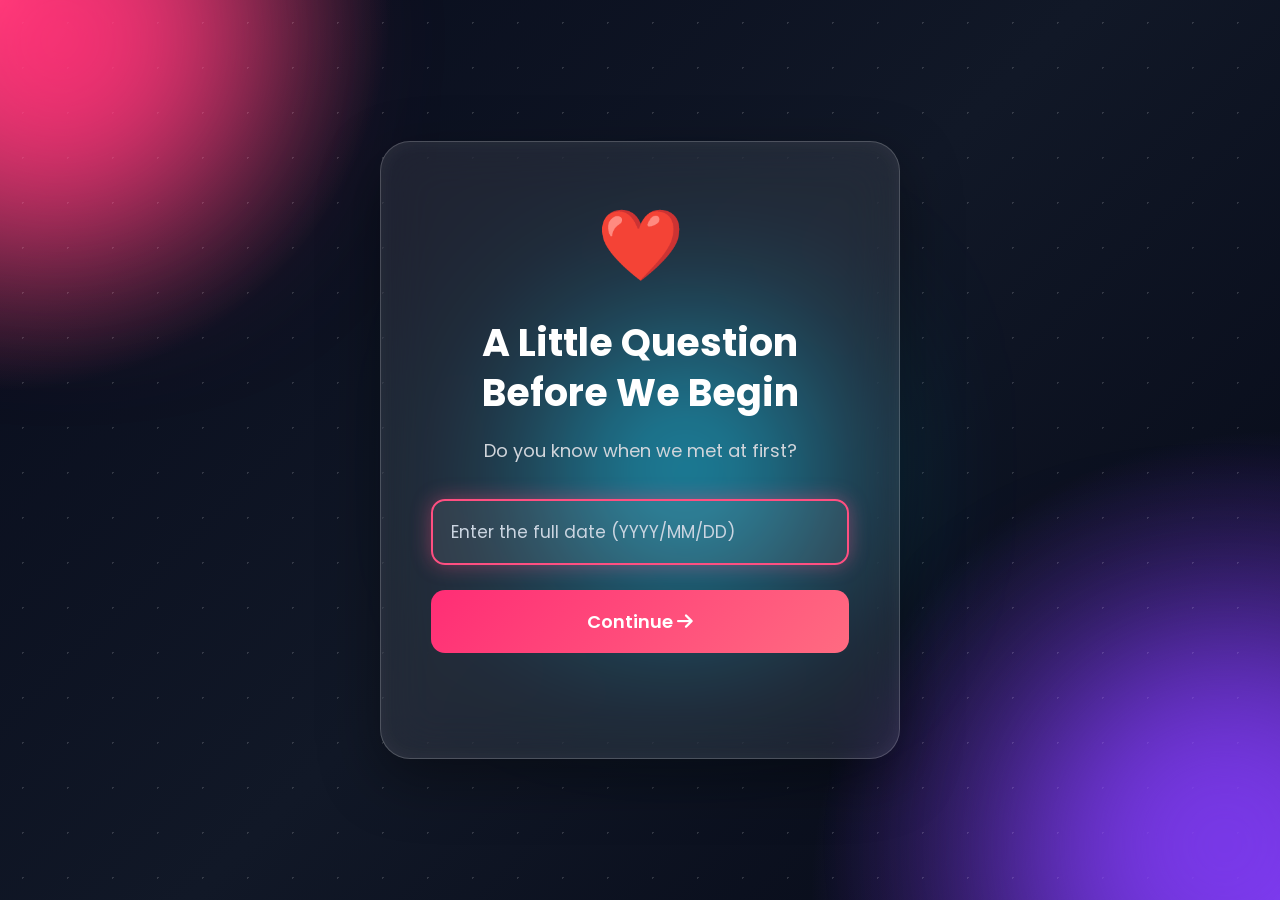
<file: index.html/index.html>
<!DOCTYPE html>
<html lang="en">

<head>
    <meta charset="UTF-8">
    <meta name="viewport" content="width=device-width, initial-scale=1.0">

    <title>Three Years Completed ❤️</title>

    <link rel="stylesheet" href="style.css">

    <!-- Google Fonts -->
    <link href="https://fonts.googleapis.com/css2?family=Poppins:wght@300;400;500;600;700&display=swap"
        rel="stylesheet">

    <!-- Font Awesome -->
    <link rel="stylesheet"
        href="https://cdnjs.cloudflare.com/ajax/libs/font-awesome/6.7.2/css/all.min.css">
</head>

<body>

    <!-- Background Animation -->
    <div class="background">

        <div class="stars"></div>

        <div class="hearts" id="hearts"></div>

        <div class="roses" id="roses"></div>

        <div class="blur blur1"></div>
        <div class="blur blur2"></div>
        <div class="blur blur3"></div>

    </div>

    <!-- Main Container -->

    <section class="container">

        <div class="glass-card" id="card">

            <div class="icon">

                ❤️

            </div>

            <h1>

                A Little Question Before We Begin

            </h1>

            <p>

                Do you know when we met at first?

            </p>

            <input
                id="date"
                type="text"
                placeholder="Enter the full date (YYYY/MM/DD)"
                autocomplete="off">

            <button onclick="checkAnswer()">

                Continue

                <i class="fa-solid fa-arrow-right"></i>

            </button>

            <div id="message"></div>

        </div>

    </section>

    <!-- Success Popup -->

    <div class="success-popup" id="success">

        <div class="popup">

            <div class="big-heart">

                ❤️

            </div>

            <h2>

                Correct!

            </h2>

            <p>

                You really remembered our first meeting.

            </p>

        </div>

    </div>

    <!-- Wrong Popup -->

    <div class="wrong-popup" id="wrong">

        <div class="popup">

            <div class="sad">

                💔

            </div>

            <h2>

                Oops...

            </h2>

            <p>

                Sorry! That's not correct.

                Try Again ❤️

            </p>

        </div>

    </div>

    <!-- Floating Hearts -->
    <div id="floatingHearts"></div>

    <!-- Falling Roses -->
    <div id="fallingRoses"></div>

    <!-- Sparkles -->
    <div id="sparkles"></div>



    <script src="script.js"></script>

</body>

</html>
</file>
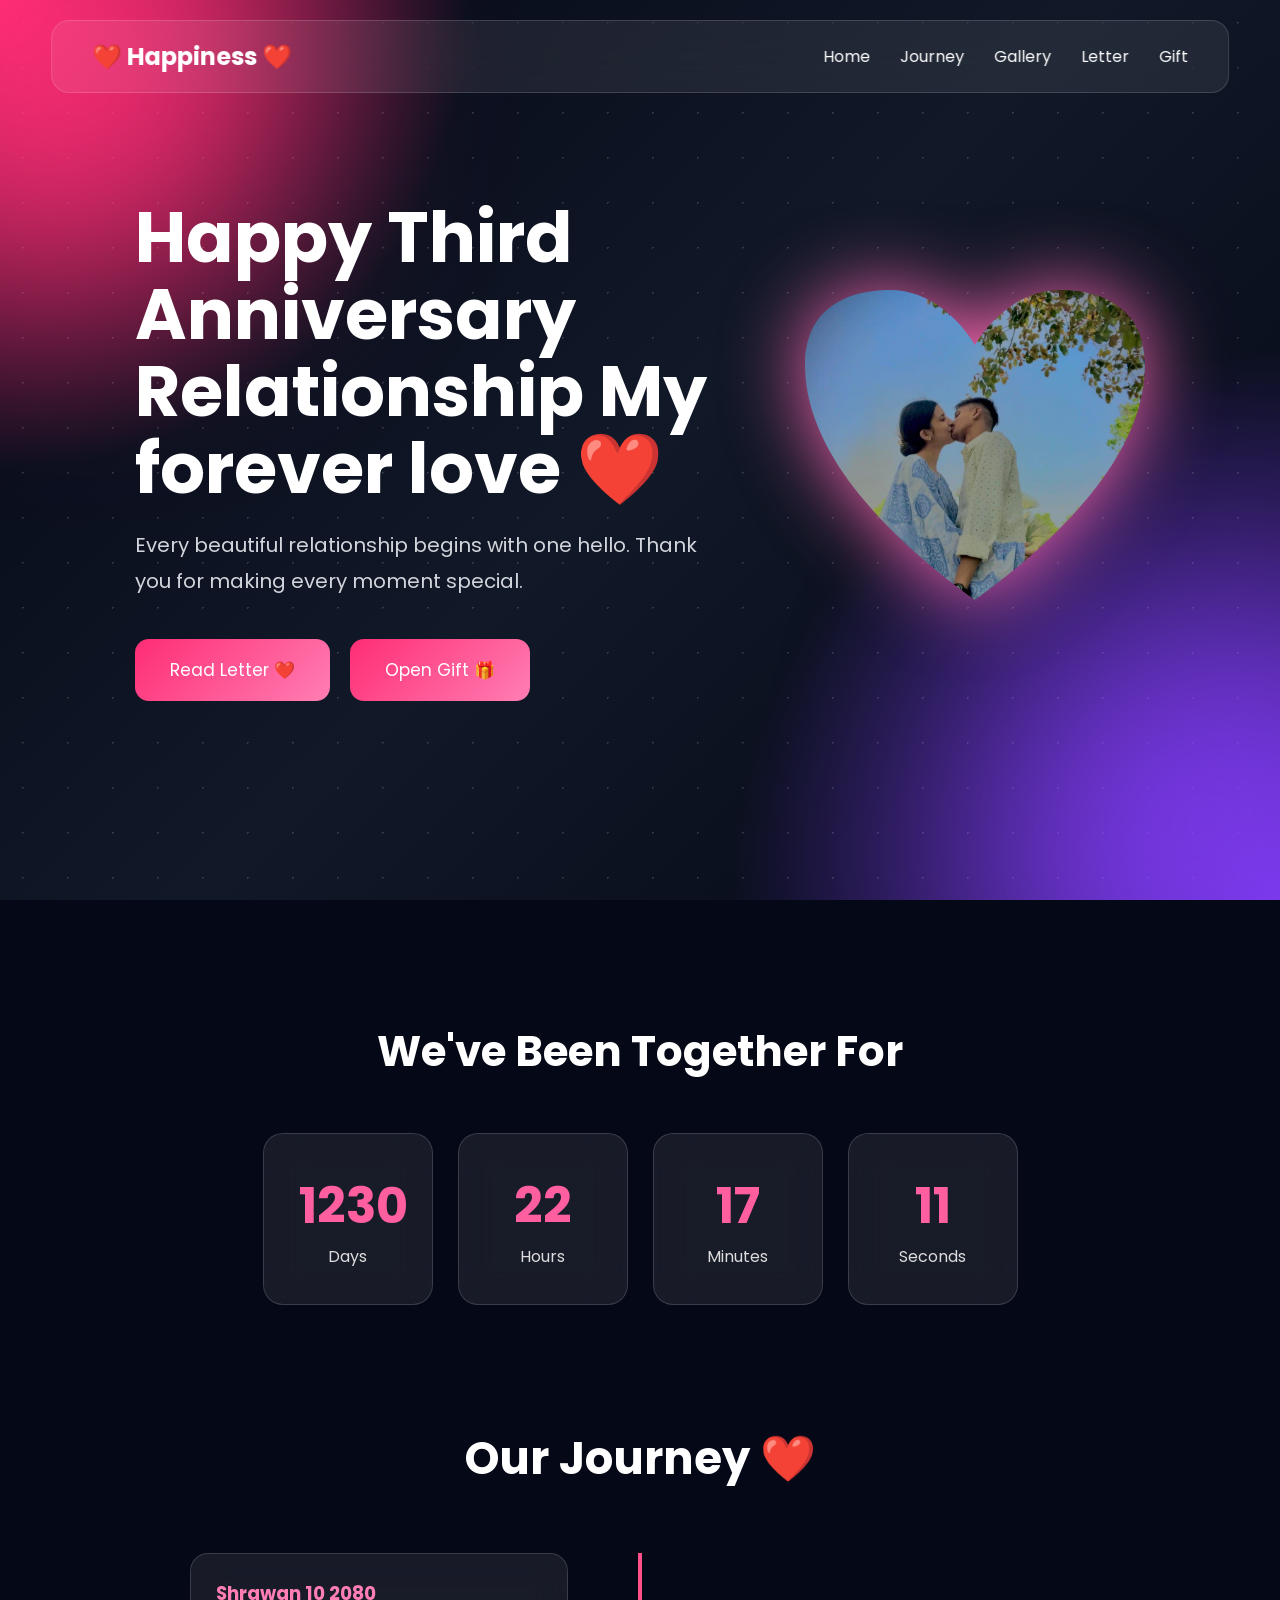
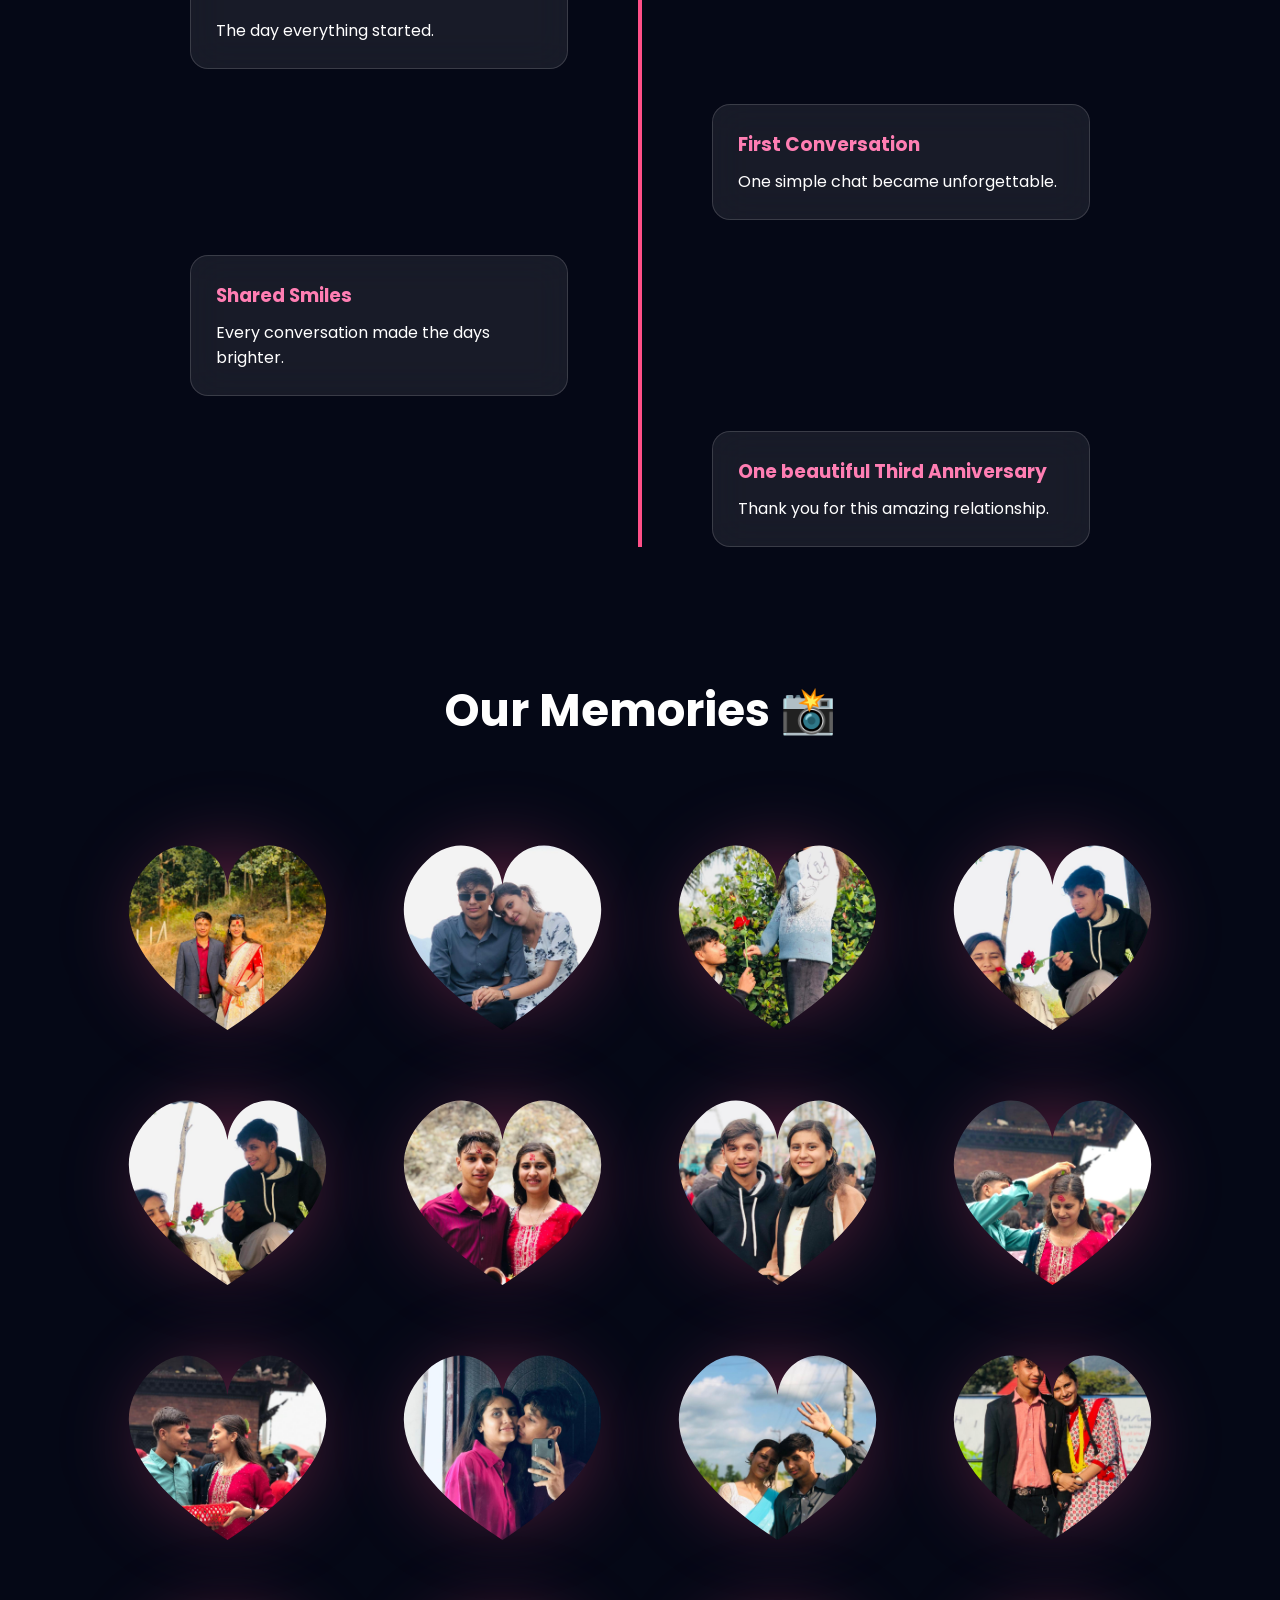
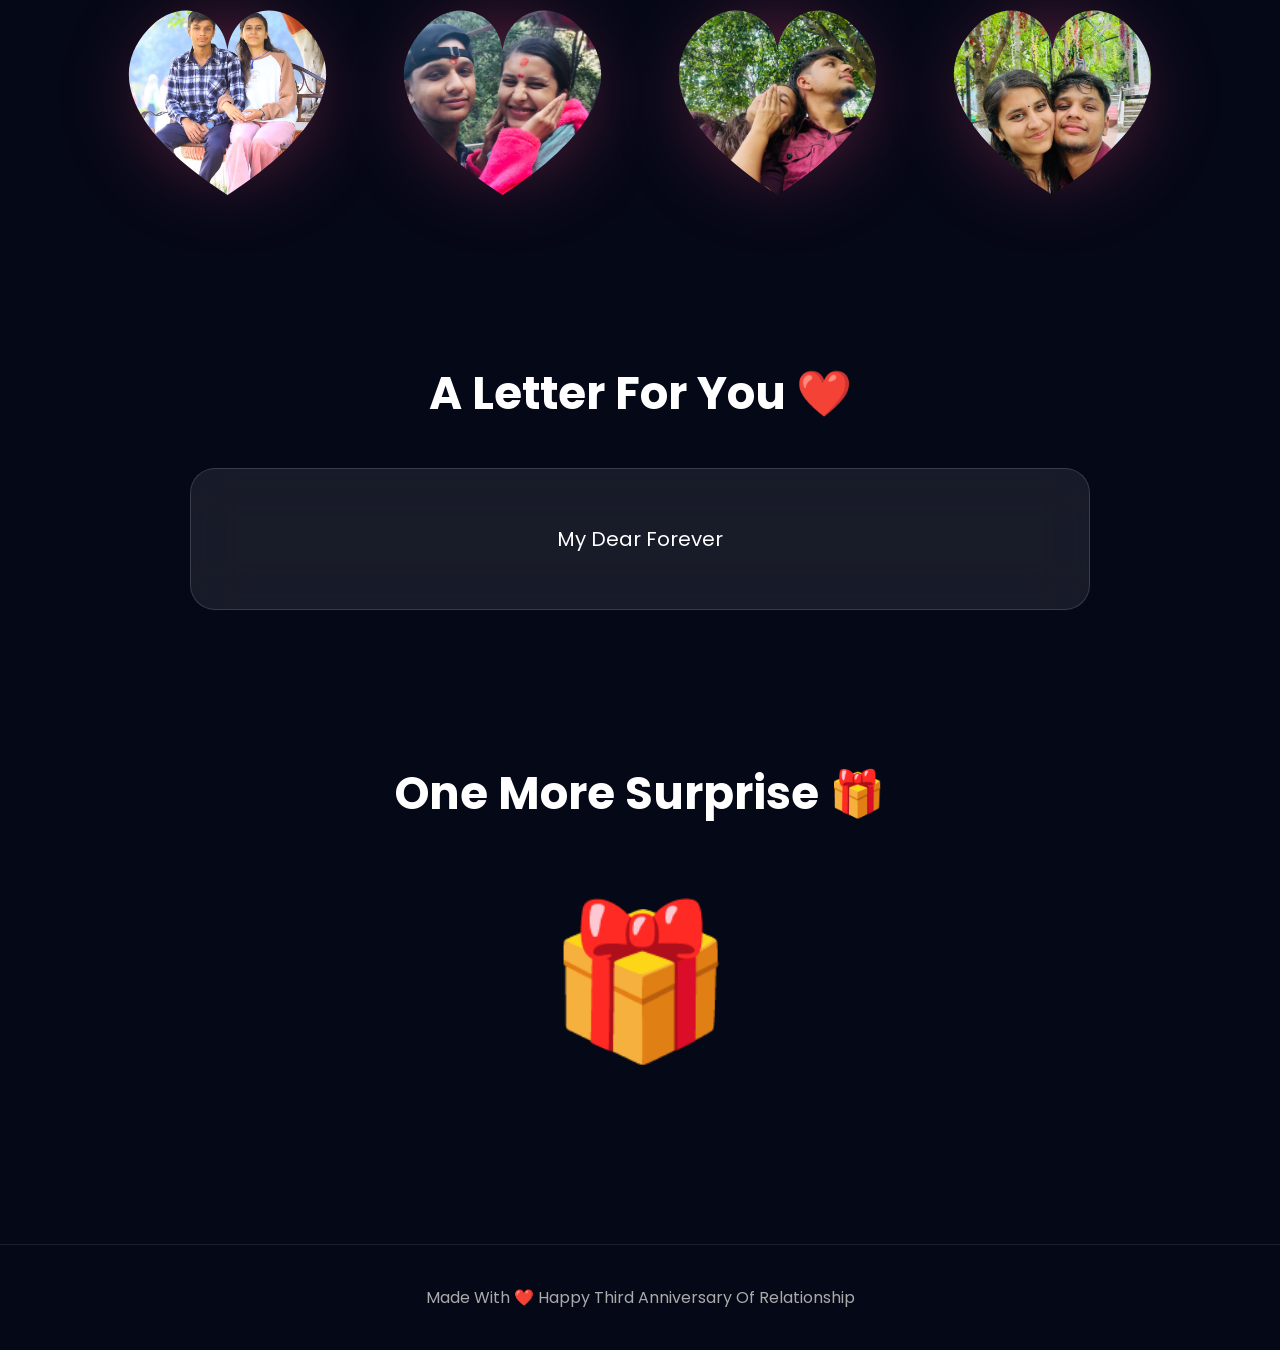
<file: index.html/surprise.html>
<!DOCTYPE html>
<html lang="en">

<head>

    <meta charset="UTF-8">

    <meta name="viewport" content="width=device-width, initial-scale=1.0">

    <title>Happy Third Anniversary My love ❤️</title>

    <link rel="stylesheet" href="surprise.css">

    <link href="https://fonts.googleapis.com/css2?family=Poppins:wght@300;400;500;600;700;800&display=swap" rel="stylesheet">

</head>

<body>

<!-- ===================================
LOADING SCREEN
=================================== -->

<div id="loader">

    <div class="loader-heart">

        ❤️

    </div>

    <h2>

        Loading Your Surprise...

    </h2>

</div>

<!-- ===================================
BACKGROUND
=================================== -->

<div class="background">

    <div class="stars"></div>

    <div id="floatingHearts"></div>

    <div id="roseRain"></div>

    <div class="blur blur1"></div>

    <div class="blur blur2"></div>

</div>

<!-- ===================================
NAVBAR
=================================== -->

<nav>

<div class="logo">

❤️ Happiness ❤️
</div>

<ul>

<li><a href="#hero">Home</a></li>

<li><a href="#timeline">Journey</a></li>

<li><a href="#gallery">Gallery</a></li>

<li><a href="#letter">Letter</a></li>

<li><a href="#gift">Gift</a></li>

</ul>

</nav>

<!-- ===================================
HERO
=================================== -->

<section id="hero">

<div class="hero-content">

<h1>

Happy Third Anniversary

<br>

Relationship My forever love  ❤️

</h1>

<p>

Every beautiful relationship begins with one hello.

Thank you for making every moment special.

</p>

<div class="buttons">

<button id="letterBtn">

Read Letter ❤️

</button>

<button id="giftBtn">

Open Gift 🎁

</button>

</div>

</div>

<div class="hero-heart">

    <svg width="0" height="0">
        <defs>
            <clipPath id="heartClip">
                <path d="M170 310                       C60 230 0 150 0 75
                        C0 20 40 0 85 0                         C125 0 155 30 170 55                         C185 30 215 0 255 0
                        C300 0 340 20 340 75
                        C340 150 280 230 170 310Z"/>
            </clipPath>
        </defs>
    </svg>

    <img src="14.jpeg" alt="Her Photo">

</div>
</section>

<!-- ===================================
COUNTDOWN
=================================== -->

<section class="counter">

<h2>

We've Been Together For

</h2>

<div class="time-box">

<div>

<h1 id="days">

0

</h1>

<span>Days</span>

</div>

<div>

<h1 id="hours">

0

</h1>

<span>Hours</span>

</div>

<div>

<h1 id="minutes">

0</h1>

<span>Minutes</span>

</div>

<div>

<h1 id="seconds">

0</h1>

<span>Seconds</span>

</div>

</div>

</section>

<!-- ===================================
TIMELINE
=================================== -->

<section id="timeline">

<h2>

Our Journey ❤️

</h2>

<div class="timeline">

<div class="event">

<h3>

Shrawan 10 2080

</h3>

<p>

The day everything started.

</p>

</div>

<div class="event">

<h3>

First Conversation

</h3>

<p>

One simple chat became unforgettable.

</p>

</div>

<div class="event">

<h3>

Shared Smiles

</h3>

<p>

Every conversation made the days brighter.

</p>

</div>

<div class="event">

<h3>

One beautiful Third Anniversary

</h3>

<p>

Thank you for this amazing relationship.

</p>

</div>

</div>

</section>

<!-- ===================================
PHOTO GALLERY
=================================== -->

<section id="gallery">

<h2>

Our Memories 📸

</h2>

<div class="gallery">
    <div class="heart-photo">
<img src="1.jpeg">
    </div>
    <div class="heart-photo">
<img src="2.jpeg">
    </div>
    <div class="heart-photo">
<img src="3.jpeg">
    </div>
    <div class="heart-photo">
<img src="4.jpeg">
    </div>
    <div class="heart-photo">
<img src="5.jpeg">
    </div>
    <div class="heart-photo">
<img src="6.jpeg">
    </div>
    <div class="heart-photo">
<img src="7.jpeg">
    </div>
    <div class="heart-photo">
<img src="8.jpeg">
    </div>
    <div class="heart-photo">
<img src="9.jpeg">
    </div>
    <div class="heart-photo">
<img src="10.jpeg">
    </div>
    <div class="heart-photo">
<img src="11.jpeg">
    </div>
    <div class="heart-photo">
<img src="12.jpeg">
    </div>
<div class="heart-photo">
<img src="13.jpeg">
</div>
<div class="heart-photo">
<img src="15.jpeg"></div>
<div class="heart-photo">
<img src="16.jpeg"></div>
<div class="heart-photo">
<img src="17.jpeg"></div>




</div>

</section>

<!-- ===================================
LETTER
=================================== -->

<section id="letter">

<h2>

A Letter For You ❤️

</h2>

<div class="letter-box">

<p id="typingText">

</p>

</div>

</section>

<!-- ===================================
GIFT
=================================== -->

<section id="gift">

<h2>

One More Surprise 🎁

</h2>

<div id="giftBox">

🎁

</div>

<p id="giftMessage">

</p>

</section>

<!-- ===================================
FOOTER
=================================== -->

<footer>

Made With ❤️

Happy Third Anniversary Of Relationship

</footer>

<audio id="music" autoplay loop>
    <source src="best.mp3" type="audio/mpeg">
</audio>

<script src="surprise.js"></script>

<script>
window.addEventListener("load", () => {

    const music = document.getElementById("music");

    music.volume = 0.4;

    music.play().catch(err => {
        console.log(err);
    });

});
</script>

</body>

</html>
</file>
<file: index.html/style.css>
/* ==========================================  GOOGLE FONT
========================================== */

@import url('https://fonts.googleapis.com/css2?family=Poppins:wght@300;400;500;600;700;800&display=swap');

/* ==========================================
RESET
========================================== */

*{
    margin:0;
    padding:0;
    box-sizing:border-box;
    font-family:'Poppins',sans-serif;
}

html{
    scroll-behavior:smooth;
}

body{

    min-height:100vh;

    overflow:hidden;

    background:#0f172a;

    display:flex;

    justify-content:center;

    align-items:center;

    color:white;

}

/* ==========================================
BACKGROUND
========================================== */

.background{

    position:fixed;

    width:100%;

    height:100%;

    overflow:hidden;

    z-index:-10;

    background:

    radial-gradient(circle at top left,#ff4f81 0%,transparent 25%),

    radial-gradient(circle at bottom right,#7c3aed 0%,transparent 30%),

    linear-gradient(135deg,#070b1b,#111827,#050816);

}

/* ==========================================
ANIMATED STARS
========================================== */

.stars{

    position:absolute;

    inset:0;

    background-image:

    radial-gradient(white 1px,transparent 1px);

    background-size:45px 45px;

    opacity:.15;

    animation:moveStars 50s linear infinite;

}

@keyframes moveStars{

    from{

        transform:translateY(0);

    }

    to{

        transform:translateY(-600px);

    }

}

/* ==========================================
BLUR CIRCLES
========================================== */

.blur{

    position:absolute;

    border-radius:50%;

    filter:blur(100px);

    animation:floatBlob 12s ease-in-out infinite;

}

.blur1{

    width:320px;

    height:320px;

    background:#ff2d75;

    top:-120px;

    left:-100px;

}

.blur2{

    width:350px;

    height:350px;

    background:#7c3aed;

    right:-120px;

    bottom:-120px;

}

.blur3{

    width:220px;

    height:220px;

    background:#00d4ff;

    top:40%;

    left:45%;

}

@keyframes floatBlob{

    0%{

        transform:translate(0,0);

    }

    50%{

        transform:translate(50px,-40px);

    }

    100%{

        transform:translate(0,0);

    }

}

/* ==========================================
MAIN CONTAINER
========================================== */

.container{

    width:100%;

    display:flex;

    justify-content:center;

    align-items:center;

    padding:20px;

}

/* ==========================================
GLASS CARD
========================================== */

.glass-card{

    width:520px;

    max-width:95%;

    padding:50px;

    border-radius:30px;

    text-align:center;

    background:rgba(255,255,255,.08);

    backdrop-filter:blur(25px);

    border:1px solid rgba(255,255,255,.2);

    box-shadow:

    0 20px 60px rgba(0,0,0,.4),

    inset 0 0 20px rgba(255,255,255,.05);

    transition:.4s;

}

.glass-card:hover{

    transform:translateY(-6px);

}

/* ==========================================
ICON
========================================== */

.icon{

    font-size:70px;

    animation:heartbeat 1.5s infinite;

}

@keyframes heartbeat{

    0%{transform:scale(1);}
    25%{transform:scale(1.15);}
    50%{transform:scale(.95);}
    100%{transform:scale(1);}

}

/* ==========================================
TEXT
========================================== */

h1{

    margin-top:20px;

    font-size:38px;

    font-weight:700;

    line-height:1.3;

}

p{

    margin-top:20px;

    color:#d1d5db;

    font-size:18px;

}

/* ==========================================
INPUT
========================================== */

input{

    width:100%;

    margin-top:35px;

    padding:18px;

    border-radius:14px;

    border:2px solid rgba(255,255,255,.15);

    background:rgba(255,255,255,.08);

    color:white;

    font-size:17px;

    outline:none;

    transition:.3s;

}

input::placeholder{

    color:#cbd5e1;

}

input:focus{

    border-color:#ff4f81;

    box-shadow:0 0 20px rgba(255,79,129,.4);

}

/* ==========================================
BUTTON
========================================== */

button{

    width:100%;

    margin-top:25px;

    padding:18px;

    border:none;

    border-radius:14px;

    cursor:pointer;

    font-size:18px;

    font-weight:600;

    color:white;

    background:linear-gradient(135deg,#ff2d75,#ff6b81);

    transition:.3s;

}

button:hover{

    transform:translateY(-3px);

    box-shadow:0 15px 30px rgba(255,45,117,.35);

}

/* ==========================================
MESSAGE
========================================== */

#message{

    margin-top:25px;

    min-height:30px;

    font-size:18px;

    font-weight:600;

}
/* ==========================================
   FLOATING HEARTS
========================================== */

#floatingHearts,
#hearts,
#roses,
#fallingRoses,
#sparkles{
    position:fixed;
    inset:0;
    pointer-events:none;
    overflow:hidden;
}

/* Floating heart */

.heart{

    position:absolute;

    font-size:24px;

    animation:floatHeart linear forwards;

    opacity:.8;

}

@keyframes floatHeart{

    0%{

        transform:
        translateY(100vh)
        scale(.5)
        rotate(0deg);

        opacity:0;

    }

    20%{

        opacity:1;

    }

    100%{

        transform:
        translateY(-120vh)
        scale(1.4)
        rotate(360deg);

        opacity:0;

    }

}

/* ==========================================
ROSE PETALS
========================================== */

.rose{

    position:absolute;

    font-size:26px;

    animation:roseFall linear forwards;

}

@keyframes roseFall{

    from{

        transform:
        translateY(-120px)
        rotate(0deg);

        opacity:1;

    }

    to{

        transform:
        translateY(120vh)
        rotate(720deg);

        opacity:0;

    }

}

/* ==========================================
SUCCESS POPUP
========================================== */

.success-popup{

    position:fixed;

    inset:0;

    display:flex;

    justify-content:center;

    align-items:center;

    background:rgba(0,0,0,.65);

    opacity:0;

    visibility:hidden;

    transition:.4s;

}

.success-popup.show{

    opacity:1;

    visibility:visible;

}

.popup{

    width:430px;

    max-width:90%;

    padding:40px;

    border-radius:25px;

    background:rgba(255,255,255,.12);

    backdrop-filter:blur(20px);

    text-align:center;

    border:1px solid rgba(255,255,255,.2);

    animation:popup .5s;

}

@keyframes popup{

    from{

        transform:scale(.7);

        opacity:0;

    }

    to{

        transform:scale(1);

        opacity:1;

    }

}

.big-heart{

    font-size:80px;

    animation:heartbeat 1s infinite;

}

.popup h2{

    margin-top:20px;

    font-size:34px;

}

.popup p{

    margin-top:15px;

}

/* ==========================================
WRONG POPUP
========================================== */

.wrong-popup{

    position:fixed;

    inset:0;

    display:flex;

    justify-content:center;

    align-items:center;

    background:rgba(0,0,0,.65);

    opacity:0;

    visibility:hidden;

    transition:.4s;

}

.wrong-popup.show{

    opacity:1;

    visibility:visible;

}

.sad{

    font-size:70px;

}

/* ==========================================
SHAKE ANIMATION
========================================== */

.shake{

    animation:shake .45s;

}

@keyframes shake{

0%{transform:translateX(0);}
20%{transform:translateX(-12px);}
40%{transform:translateX(12px);}
60%{transform:translateX(-10px);}
80%{transform:translateX(10px);}
100%{transform:translateX(0);}

}

/* ==========================================
SPARKLE
========================================== */

.spark{

    position:absolute;

    width:8px;

    height:8px;

    border-radius:50%;

    background:white;

    box-shadow:
    0 0 10px white,
    0 0 25px pink;

    animation:spark .8s linear forwards;

}

@keyframes spark{

    from{

        transform:scale(1);

        opacity:1;

    }

    to{

        transform:scale(0);

        opacity:0;

    }

}

/* ==========================================
RESPONSIVE
========================================== */

@media(max-width:768px){

.glass-card{

padding:35px 25px;

}

h1{

font-size:30px;

}

.icon{

font-size:55px;

}

input{

font-size:16px;

padding:16px;

}

button{

font-size:16px;

padding:16px;

}

.popup{

padding:30px 20px;

}

.big-heart{

font-size:60px;

}

}
</file>
<file: index.html/surprise.css>
/* ==========================================
   RESET
========================================== */

*{
    margin:0;
    padding:0;
    box-sizing:border-box;
    font-family:'Poppins',sans-serif;
}

html{
    scroll-behavior:smooth;
}

body{

    background:#050816;

    color:white;

    overflow-x:hidden;

}

/* ==========================================
LOADER
========================================== */

#loader{

    position:fixed;

    inset:0;

    background:#050816;

    display:flex;

    flex-direction:column;

    justify-content:center;

    align-items:center;

    z-index:99999;

    transition:1s;

}

.loader-heart{

    font-size:90px;

    animation:heartbeat 1.2s infinite;

}

@keyframes heartbeat{

    0%{

        transform:scale(1);

    }

    25%{

        transform:scale(1.2);

    }

    50%{

        transform:scale(.9);

    }

    100%{

        transform:scale(1);

    }

}

#loader h2{

    margin-top:20px;

    font-size:32px;

    color:white;

}

/* ==========================================
BACKGROUND
========================================== */

.background{

    position:fixed;

    inset:0;

    z-index:-10;

    overflow:hidden;

    background:

    radial-gradient(circle at top left,#ff2d75 0%,transparent 30%),

    radial-gradient(circle at bottom right,#7c3aed 0%,transparent 35%),

    linear-gradient(135deg,#050816,#111827,#050816);

}

.stars{

    position:absolute;

    inset:0;

    background-image:radial-gradient(white 1px,transparent 1px);

    background-size:45px 45px;

    opacity:.15;

}

.blur{

    position:absolute;

    border-radius:50%;

    filter:blur(120px);

    animation:blob 12s infinite alternate;

}

.blur1{

    width:350px;

    height:350px;

    background:#ff2d75;

    top:-100px;

    left:-100px;

}

.blur2{

    width:350px;

    height:350px;

    background:#7c3aed;

    bottom:-100px;

    right:-100px;

}

@keyframes blob{

    from{

        transform:translate(0);

    }

    to{

        transform:translate(60px,-40px);

    }

}

/* ==========================================
NAVBAR
========================================== */

nav{

    position:fixed;

    top:20px;

    left:50%;

    transform:translateX(-50%);

    width:92%;

    padding:18px 40px;

    display:flex;

    justify-content:space-between;

    align-items:center;

    border-radius:18px;

    backdrop-filter:blur(25px);

    background:rgba(255,255,255,.08);

    border:1px solid rgba(255,255,255,.15);

    z-index:999;

}

.logo{

    font-size:24px;

    font-weight:700;

}

nav ul{

    display:flex;

    list-style:none;

    gap:30px;

}

nav a{

    color:white;

    text-decoration:none;

    transition:.3s;

}

nav a:hover{

    color:#ff4d88;

}

/* ==========================================
HERO
========================================== */

#hero{

    min-height:100vh;

    display:flex;

    justify-content:space-around;

    align-items:center;

    padding:100px;

}

.hero-content{

    width:600px;

}

.hero-content h1{

    font-size:70px;

    line-height:1.1;

    margin-bottom:20px;

}

.hero-content p{

    color:#d1d5db;

    font-size:20px;

    line-height:1.8;

}

.buttons{

    margin-top:40px;

    display:flex;

    gap:20px;

}

button{

    padding:18px 35px;

    border:none;

    border-radius:14px;

    background:linear-gradient(135deg,#ff2d75,#ff7eb3);

    color:white;

    font-size:17px;

    cursor:pointer;

    transition:.3s;

}

button:hover{

    transform:translateY(-5px);

    box-shadow:0 15px 30px rgba(255,45,117,.4);

}

/* ==========================================
BIG HEART
========================================== */

.hero-heart{

    width:350px;
    height:320px;

    display:flex;
    justify-content:center;
    align-items:center;

    animation:heartbeat 1.2s ease-in-out infinite;

}

.hero-heart{

    width:340px;
    height:320px;

    animation:heartbeat 1.2s infinite ease-in-out;

    filter:drop-shadow(0 0 40px hotpink);

}

.hero-heart img{

    width:100%;
    height:100%;
    object-fit:cover;

    clip-path:url(#heartClip);

}
/* =====================================================
   FRIENDSHIP COUNTER
===================================================== */

.counter{

    width:90%;

    margin:120px auto;

    text-align:center;

}

.counter h2{

    font-size:42px;

    margin-bottom:50px;

}

.time-box{

    display:flex;

    justify-content:center;

    gap:25px;

    flex-wrap:wrap;

}

.time-box div{

    width:170px;

    padding:35px;

    border-radius:20px;

    background:rgba(255,255,255,.08);

    backdrop-filter:blur(18px);

    border:1px solid rgba(255,255,255,.15);

    transition:.4s;

}

.time-box div:hover{

    transform:translateY(-10px);

    box-shadow:0 20px 40px rgba(255,105,180,.25);

}

.time-box h1{

    font-size:50px;

    color:#ff5f9e;

}

.time-box span{

    color:#ddd;

}

/* =====================================================
TIMELINE
===================================================== */

#timeline{

    width:90%;

    margin:120px auto;

}

#timeline h2{

    text-align:center;

    font-size:45px;

    margin-bottom:60px;

}

.timeline{

    position:relative;

    margin:auto;

    max-width:900px;

}

.timeline::before{

    content:"";

    position:absolute;

    left:50%;

    top:0;

    width:4px;

    height:100%;

    background:#ff4f88;

    transform:translateX(-50%);

}

.event{

    width:42%;

    padding:25px;

    margin:35px 0;

    border-radius:18px;

    background:rgba(255,255,255,.08);

    backdrop-filter:blur(18px);

    border:1px solid rgba(255,255,255,.15);

}

.event:nth-child(odd){

    margin-right:auto;

}

.event:nth-child(even){

    margin-left:auto;

}

.event h3{

    color:#ff7eb3;

    margin-bottom:10px;

}

/* =====================================================
PHOTO GALLERY
===================================================== */

#gallery{

    width:90%;

    margin:130px auto;

}

#gallery h2{

    text-align:center;

    font-size:45px;

    margin-bottom:50px;

}

/* ===============================
   PREMIUM MEMORY PHOTOS
================================ */

.gallery{
    display:flex;
    flex-wrap:wrap;
    justify-content:center;
    gap:30px;
    padding:30px;
}

.gallery img{

    width:260px;
    height:340px;
    object-fit:cover;

    border-radius:22px;

    border:4px solid rgba(255,255,255,.18);

    cursor:pointer;

    transition:.5s ease;

    animation:
        heartbeat 2.2s infinite,
        floating 4s ease-in-out infinite;

    box-shadow:
        0 12px 30px rgba(255,20,147,.25),
        0 0 15px rgba(255,105,180,.2);

}

/* Hover Effect */

.gallery img:hover{

    transform:scale(1.12) rotate(-2deg);

    box-shadow:
        0 0 25px #ff4d88,
        0 0 45px #ff4d88,
        0 0 70px rgba(255,77,136,.8);

    border-color:#ff4d88;

    filter:brightness(1.08);

}


/* Heartbeat */

@keyframes heartbeat{

    0%{
        transform:scale(1);
    }

    15%{
        transform:scale(1.06);
    }

    30%{
        transform:scale(1);
    }

    45%{
        transform:scale(1.10);
    }

    60%{
        transform:scale(1);
    }

    100%{
        transform:scale(1);
    }

}

/* Floating Animation */

@keyframes floating{

    0%{

        translate:0 0;

    }

    50%{

        translate:0 -10px;

    }

    100%{

        translate:0 0;

    }

}



/* =====================================================
LETTER
===================================================== */

#letter{

    width:90%;

    margin:130px auto;

    text-align:center;

}

#letter h2{

    font-size:45px;

    margin-bottom:40px;

}

.letter-box{

    max-width:900px;

    margin:auto;

    padding:50px;

    border-radius:25px;

    background:rgba(255,255,255,.08);

    backdrop-filter:blur(25px);

    border:1px solid rgba(255,255,255,.15);

    line-height:2;

    font-size:20px;

}

/* =====================================================
GIFT BOX
===================================================== */

#gift{

    margin:150px auto;

    text-align:center;

}

#gift h2{

    font-size:45px;

    margin-bottom:40px;

}

#giftBox{

    font-size:150px;

    cursor:pointer;

    transition:.5s;

}

#giftBox:hover{

    transform:scale(1.2) rotate(8deg);

}

#giftMessage{

    margin-top:35px;

    font-size:28px;

    color:#ff8fbf;

    font-weight:600;

}

/* =====================================================
FOOTER
===================================================== */

footer{

    margin-top:100px;

    padding:40px;

    text-align:center;

    color:#aaa;

    border-top:1px solid rgba(255,255,255,.1);

}

/* =====================================================
FLOATING HEARTS
===================================================== */

.heart{

    position:absolute;

    animation:heartFloat linear forwards;

}

@keyframes heartFloat{

    from{

        transform:translateY(100vh) scale(.4);

        opacity:0;

    }

    20%{

        opacity:1;

    }

    to{

        transform:translateY(-120vh) scale(1.3);

        opacity:0;

    }

}

/* =====================================================
ROSE RAIN
===================================================== */

.rose{

    position:absolute;

    animation:roseFall linear forwards;

}

@keyframes roseFall{

    from{

        transform:translateY(-100px) rotate(0);

    }

    to{

        transform:translateY(120vh) rotate(720deg);

    }

}

/* =====================================================
RESPONSIVE
===================================================== */

@media(max-width:900px){

nav{

flex-direction:column;

gap:20px;

padding:20px;

}

nav ul{

flex-wrap:wrap;

justify-content:center;

}

#hero{

flex-direction:column;

padding:140px 25px;

text-align:center;

}

.hero-content{

width:100%;

}

.hero-content h1{

font-size:48px;

}

.hero-heart{

font-size:140px;

margin-top:50px;

}

.time-box{

gap:15px;

}

.time-box div{

width:140px;

padding:25px;

}

.timeline::before{

display:none;

}

.event{

width:100%;

margin:20px 0;

}

.letter-box{

padding:30px;

font-size:18px;

}

#giftBox{

font-size:110px;

}

}
@keyframes heartbeat{

    0%{
        transform:scale(1);
    }

    15%{
        transform:scale(1.08);
    }

    30%{
        transform:scale(.98);
    }

    45%{
        transform:scale(1.12);
    }

    60%{
        transform:scale(1);
    }

    100%{
        transform:scale(1);
    }


}
/* ===============================  PREMIUM HEART MEMORY GALLERY
================================ */

.gallery{

    display:flex;
    flex-wrap:wrap;
    justify-content:center;
    gap:45px;

    margin-top:40px;

}

/* Heart Container */

.heart-photo{

    width:230px;
    height:210px;

    position:relative;

    cursor:pointer;

    animation:
        heartbeat 2s infinite,
        floating 4s ease-in-out infinite;

    transition:.5s;

}

/* Image */

.heart-photo img{

    width:100%;
    height:100%;

    object-fit:cover;

    clip-path:path("M115 205 C30 150 -10 90 35 40 C65 5 110 20 115 60 C120 20 165 5 195 40 C240 90 200 150 115 205");

    border:5px solid rgba(255,255,255,.15);

    box-shadow:
        0 15px 40px rgba(255,20,147,.35),
        0 0 30px rgba(255,105,180,.25);

    transition:.5s;

}

/* Glow Behind */

.heart-photo::before{

    content:"";

    position:absolute;

    inset:0;

    border-radius:50%;

    background:radial-gradient(
        rgba(255,77,136,.55),
        transparent 70%
    );

    filter:blur(35px);

    z-index:-1;

}

/* Hover */

.heart-photo:hover{

    transform:scale(1.15) rotate(-3deg);       box-shadow:
        0 0 25px #ff4d88,
        0 0 45px #ff4d88,
        0 0 70px rgba(255,77,136,.8);

    border-color:#ff4d88;

    filter:brightness(1.08);
}

.heart-photo:hover img{

    box-shadow:
        0 0 25px #ff4d88,
        0 0 60px #ff4d88,
        0 0 90px hotpink;

    border-color:#ff4d88;

}

/* Floating */

@keyframes floating{

    0%{

        transform:translateY(0);

    }

    50%{

        transform:translateY(-12px);

    }

    100%{

        transform:translateY(0);

    }

}

/* Heartbeat */

@keyframes heartbeat{

    0%{

        scale:1;

    }

    15%{

        scale:1.08;

    }

    30%{

        scale:1;

    }

    45%{

        scale:1.13;

    }

    60%{

        scale:1;

    }

    100%{

        scale:1;

    }

}
</file>
